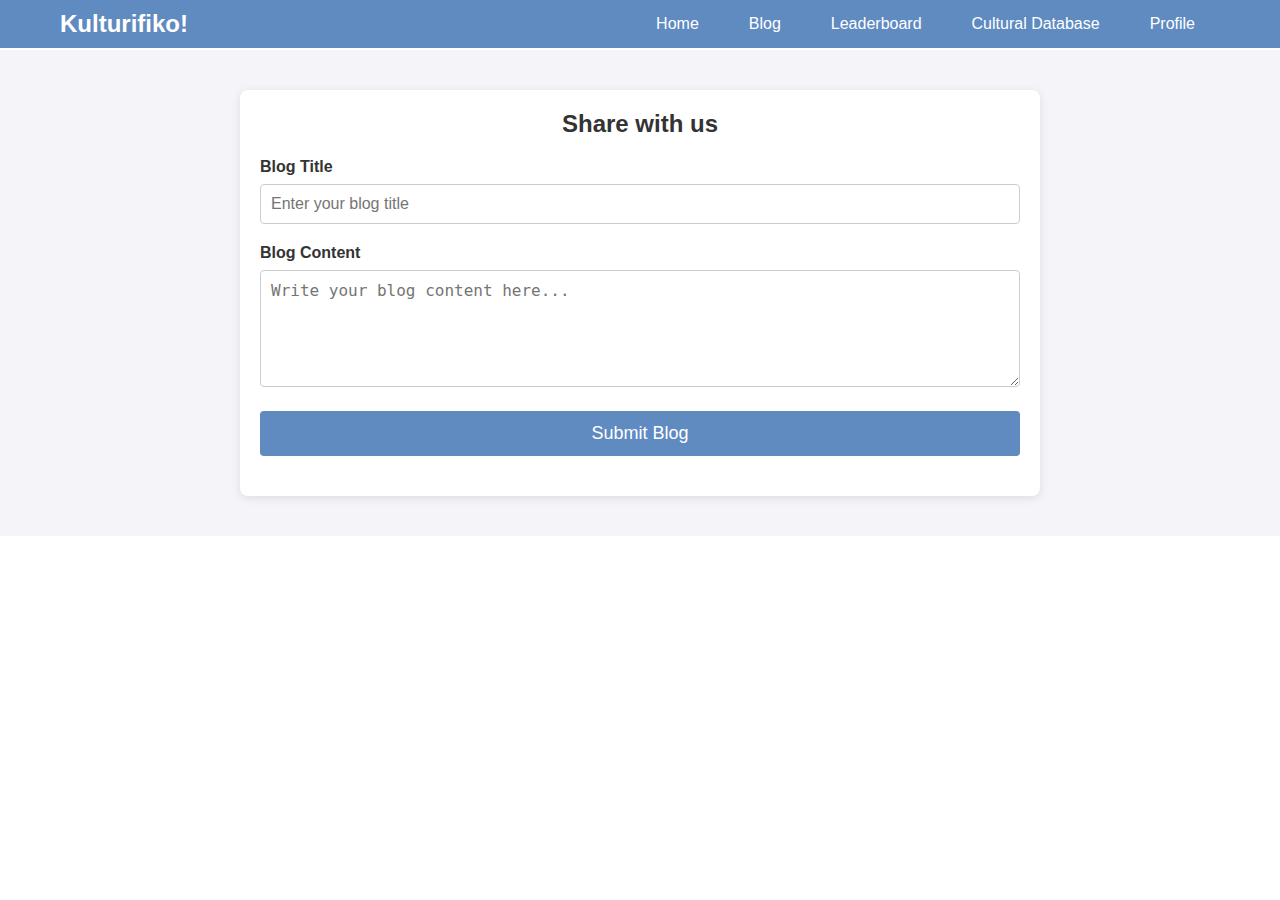
<file: database/blog.html>
<!DOCTYPE html>
<html lang="en">
<head>
    <meta charset="UTF-8">
    <meta name="viewport" content="width=device-width, initial-scale=1.0">
    <title>Kulturifiko</title>
    <style>
        *{
            margin: 0;
            padding: 0;
            box-sizing: border-box;
        }

        body {
        font-family: Arial, sans-serif;
        }

        .navbar {
        background-color: #608BC1;
        padding: 10px 0;
        position: fixed;
        width: 100%;
        top: 0;
        z-index: 1000;
        }

        .navbar-container {
        display: flex;
        justify-content: space-between;
        align-items: center;
        max-width: 1200px;
        margin: 0 auto;
        padding: 0 20px;
        }

        .logo {
        color: #fff;
        font-size: 24px;
        text-decoration: none;
        font-weight: bold;
        }

        .nav-links {
            list-style: none;
            display: flex;
        }

        .nav-links li {
            margin: 0 15px;
        }

        .nav-links li a{
            color: white;
            text-decoration: none;
            font-size: 16px;
            padding: 5px 10px;
            transition: background-color 0.3s;
        }

        .nav-links a:hover {
        background-color: #133E87;
        border-radius: 5px;
        }

        .menu-icon {
        display: none;
        cursor: pointer;
        }

        .menu-icon .bar {
        width: 25px;
        height: 4px;
        background-color: #fff;
        margin: 5px auto;
        transition: all 0.3s;
        }

        @media (max-width: 768px) {
        .nav-links {
        display: none;
        width: 100%;
        text-align: center;
        position: absolute;
        top: 60px;
        left: 0;
        background-color: #333;
        padding: 20px 0;
    }

        .nav-links.active {
        display: block;
    }

        .nav-links li {
        margin: 15px 0;
    }

        .menu-icon {
        display: block;
    }
    }

    .blog-submission {
    background-color: #f4f4f9;
    padding: 40px 20px;
    margin: 50px 0;
}

.container {
    max-width: 800px;
    margin: 0 auto;
    background-color: white;
    padding: 20px;
    border-radius: 8px;
    box-shadow: 0 2px 10px rgba(0, 0, 0, 0.1);
}

h2 {
    text-align: center;
    margin-bottom: 20px;
    color: #333;
}

.input-group {
    margin-bottom: 20px;
}

.input-group label {
    display: block;
    margin-bottom: 8px;
    font-weight: bold;
    color: #333;
}

.input-group input,
.input-group textarea {
    width: 100%;
    padding: 10px;
    border: 1px solid #ccc;
    border-radius: 4px;
    font-size: 16px;
}

.input-group button {
    width: 100%;
    padding: 12px;
    background-color: #608BC1;
    color: white;
    border: none;
    border-radius: 4px;
    font-size: 18px;
    cursor: pointer;
    transition: background-color 0.3s;
}

.input-group button:hover {
    background-color: #133E87;
}
</style>
</head>
<body>
    <nav class="navbar">
        <div class="navbar-container">
            <a href="#" class="logo">Kulturifiko!</a>
            <ul class="nav-links">
                <li><a href="#">Home</a></li>
                <li><a href="blog.html">Blog</a></li>
                <li><a href="#">Leaderboard</a></li>
                <li><a href="#">Cultural Database</a></li>
                <li><a href="#">Profile</a></li>
            </ul>
            <div class="menu-icon" id="menu-icon">
            <span class="bar"></span>
            <span class="bar"></span>
            <span class="bar"></span>
            </div>
        </div>
    </nav>

    <section class="blog-submission">
        <div class="container">
            <h2>Share with us</h2>
            <form id="blog-form">
                <div class="input-group">
                    <label for="blog-title">Blog Title</label>
                    <input type="text" id="blog-title" name=" title" placeholder="Enter your blog title" required>
                </div>
                <div class="input-group">
                    <label for="blog-content">Blog Content</label>
                    <textarea name="content" id="blog-content" placeholder="Write your blog content here..." rows="5" required></textarea>
                </div>
                <div class="input-group">
                    <button type="submit">Submit Blog</button>
                </div>
            </form>
        </div>
    </section>
    <script>
        const menuIcon = document.getElementById("menu-icon");
        const navLinks = document.querySelector(".nav-links");

        menuIcon.addEventListener("click", () => {
            navLinks.classList.toggle("active");
        });

        document.getElementById('blog-form').addEventListener('submit', function(event) {
            event.preventDefault();

            const title = document.getElementById('blog-title').value;
            const content = document.getElementById('blog-content').value;

            if (title && content) {
                // Here you would typically send the form data to your server
                console.log('Blog Title:', title);
                console.log('Blog Content:', content);
                alert('Blog submitted successfully!');
                // Reset the form
                this.reset();
            } else {
                alert('Please fill in both the title and content.');
            }
        });
    </script>
</body>
</file>
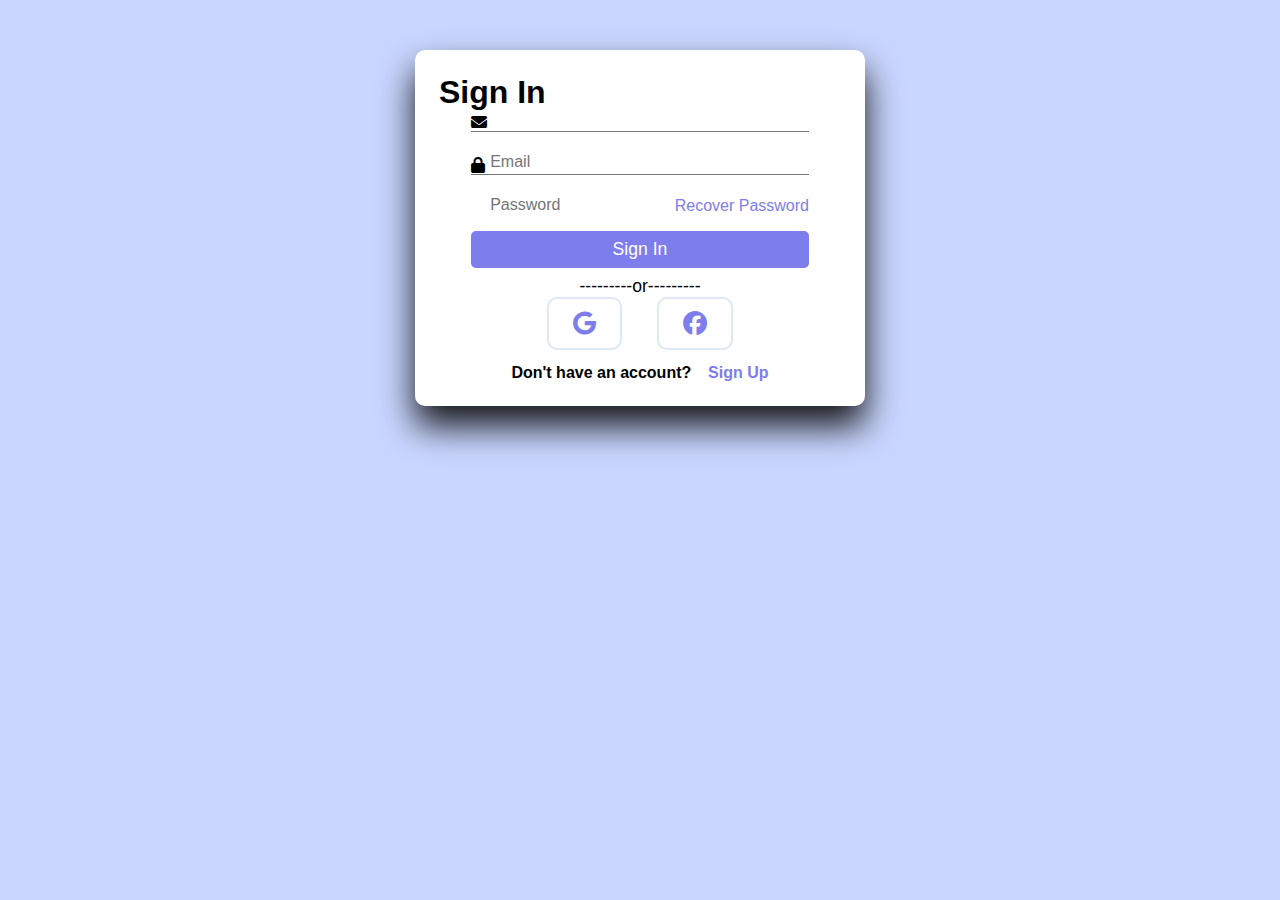
<file: database/login.html>
<!DOCTYPE html>
<html lang="en">
<head>
    <meta charset="UTF-8">
    <meta name="viewport" content="width=device-width, initial-scale=1.0">
    <title>Kulturifiko</title>
    <style>
        *{
            margin: 0;
            padding: 0;
            box-sizing: border-box;
            font-family: "poppins", sans-serif;
        }

        body {
            background-color: #c9d6ff;
        }

        .container{
            background: #fff;
            width: 450px;
            padding: 1.5rem;
            margin: 50px auto;
            border-radius: 10px;
            box-shadow: 0 20px 35px rgba(0,0,1,0.9);
        }

        form {
            margin: 0 2rem;
        }

        .from-title {
            font-size: 1.5rem;
            font-weight: bold;
            text-align: center;
            padding: 1.3rem;
            margin-bottom: 0.4rem;
        }

        input {
            color: inherit;
            width: 100%;
            background-color: transparent;
            border: none;
            border-bottom: 1px solid #757575;
            padding-left: 1.5rem;
            font-size: 15px;
        }

        .input-group {
            padding: 1% 0;
            position: relative;
        }

        .input-group i{
            position: absolute;
            color: black;
        }

        input:focus {
            background-color: transparent;
            outline: transparent;
            border-bottom: 2px solid hsl(327,90%,28%);
        }

        input::placeholder {
            color: transparent;
        }

        label {
            color: #757575;
            position: relative;
            left: 1.2rem;
            top: 1.3rem;
            cursor: auto;
            transition: 0.3s ease all;
        }

        input:focus~label,input:not(:placeholder-shown)~label{
            top: -3em;
            color: hsl(327,90%,28%);
            font-size: 15px;
        }

        .recover {
            text-align: right;
            font-size: 1rem;
            margin-bottom: 1rem;
        }

        .recover a {
            text-decoration: none;
            color: rgb(125,125,235);
        }

        .recover a:hover {
            color: blue;
            text-decoration: underline;
        }

        .btn {
            font-size: 1.1rem;
            padding: 8px 0;
            border-radius: 5px;
            outline: none;
            border: none;
            width: 100%;
            background: rgb(125,125,235);
            color: white;
            cursor: pointer;
            transition: 0.9s;
        }

        .btn:hover {
            background: #07001f;
        }

        .or{
            font-size: 1.1rem;
            margin-top: 0.5rem;
            text-align: center;
        }

        .icons {
            text-align: center;
        }

        .icons i {
            color: rgb(125,125,235);
            padding: 0.8rem 1.5rem;
            border-radius: 10px;
            font-size: 1.5rem;
            cursor: pointer;
            border: 2px solid #dfe9f5;
            margin: 0 15px;
            transition: 1s;
        }

        .icons i:hover {
            background: #07001f;
            font-size: 1.6rem;
            border: 2px solid rgb(125,125,235);
        }

        .links {
            display: flex;
            justify-content: space-around;
            padding: 0 4rem;
            margin-top: 0.9rem;
            font-weight: bold;
        }

        button {
            color: rgb(125,125,235);
            border: none;
            background-color: transparent;
            font-size: 1rem;
            font-weight: bold;
        }

        button:hover {
            text-decoration: underline;
            color: blue;
        }
    </style>
    <link rel="stylesheet" href="https://cdnjs.cloudflare.com/ajax/libs/font-awesome/6.7.1/css/all.min.css">
</head>
<body>
    <div class="container" id="signUp" style="display: none;">
    <h1 class="froem-title">Register</h1>
    <form method="post" action="">
         <div class="input-group">
            <i class="fas fa-user"></i>
            <input type="text" name="fName" id="fName" placeholder="First Name" required>
            <label for="fName">First Name</label>
         </div>
         <div class="input-group">
            <i class="fas fa-user"></i>
            <input type="text" name="lName" id="lName" placeholder="Last Name" required>
            <label for="lName">Last Name</label>
         </div>
         <div class="input-group">
            <i class="fas fa-envelope"></i>
            <input type="email" name="email" id="email" placeholder="Email" required>
            <label for="email">Email</label>
         </div>
         <div class="input-group">
            <i class="fas fa-lock"></i>
            <input type="password" id="password" placeholder="Password" required>
            <label for="password">Password</label>
         </div>
         <input type="submit" class="btn" value="Sign Up" name="signup">
    </form>
    <div>
    <p class="or">
        ---------or--------
    </p>
        <div class="icons">
            <i class="fab fa-google"></i>
            <i class="fab fa-facebook"></i>
        </div>
        <div class="links">
            <p>Already have an account?</p>
            <button id="signInButton">Sign In</button>
        </div>
    </div>
    </div>
    

    <div class="container" id="signIn" >
    <h1 class="froem-title">Sign In</h1>
    <form method="post" action="">
         <div class="input-group">
            <i class="fas fa-envelope"></i>
            <input type="email" name="email" id="email" placeholder="Email" required>
            <label for="email">Email</label>
         </div>
         <div class="input-group">
            <i class="fas fa-lock"></i>
            <input type="password" id="password" placeholder="Password" required>
            <label for="password">Password</label>
         </div>
         <p class="recover">
            <a href="#">Recover Password</a>
         </p>
         <input type="submit" class="btn" value="Sign In" name="signIn">
    </form>
    <div>
    <p class="or">
        ---------or---------
    </p>
        <div class="icons">
            <i class="fab fa-google"></i>
            <i class="fab fa-facebook"></i>
        </div>
        <div class="links">
            <p>Don't have an account?</p>
            <button id="signUpButton">Sign Up</button>
        </div>
    </div>
    </div>

    <script src="script.js"></script>
</body>
</html>
</file>
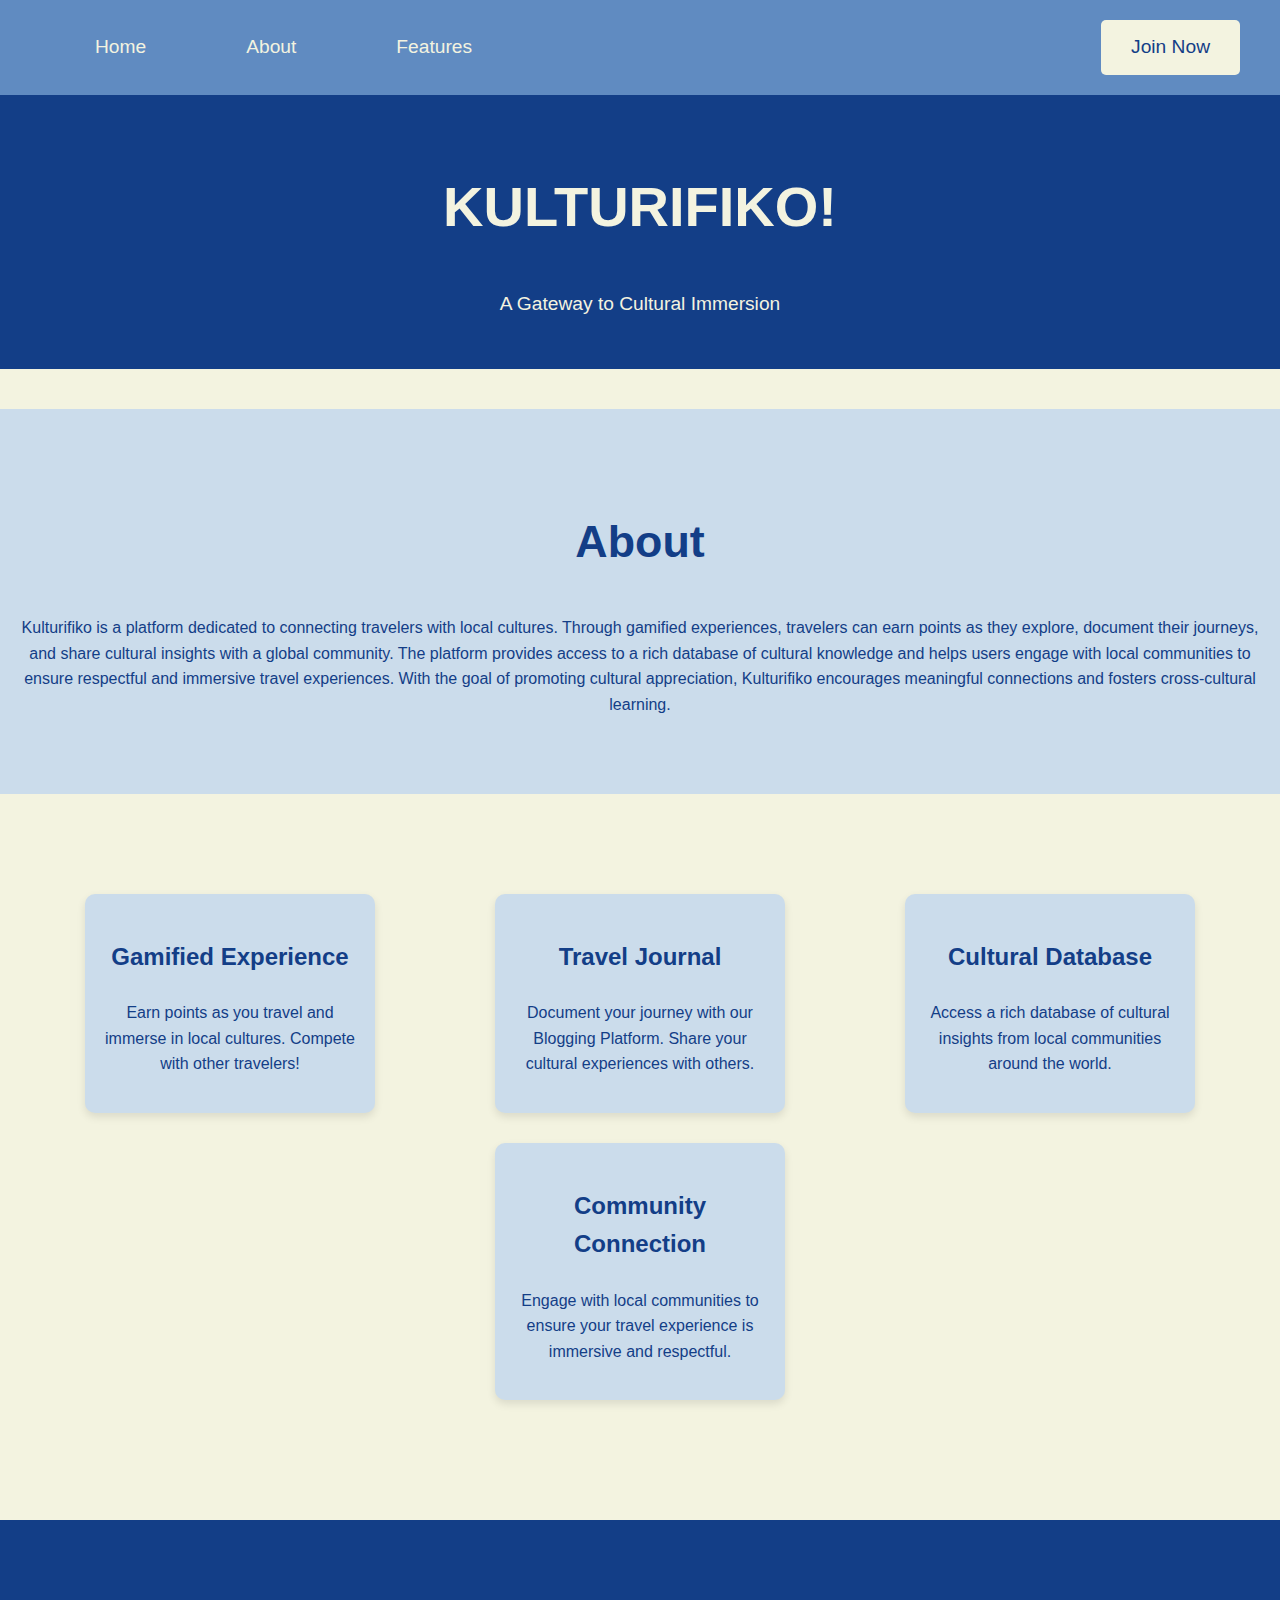
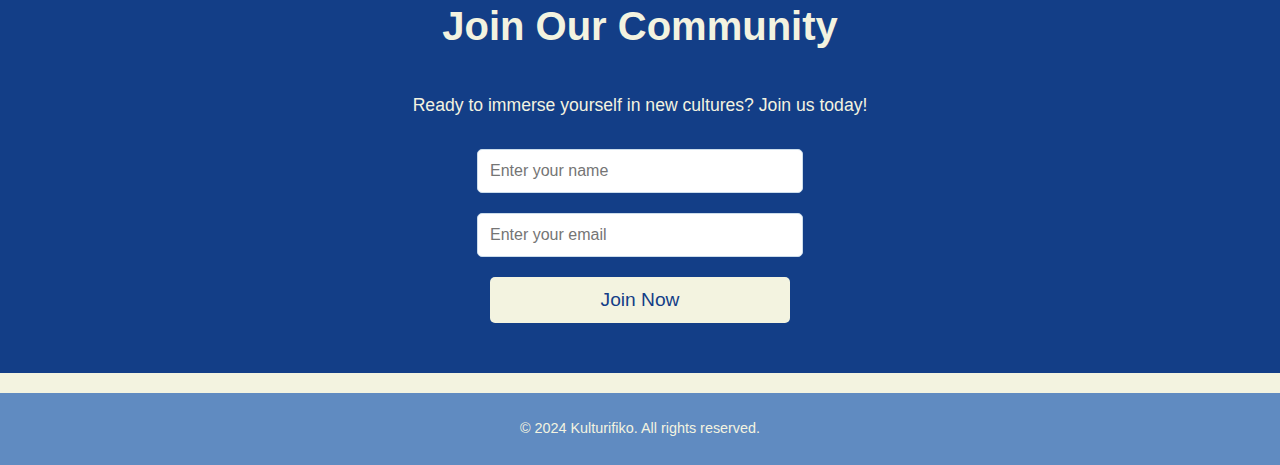
<file: kathleen/kath.html>
<!DOCTYPE html>
<html lang="en">
<head>
    <meta charset="UTF-8">
    <meta name="viewport" content="width=device-width, initial-scale=1.0">
    <title>Kulturifiko</title>
    <style>
        body {
            margin: 0;
            padding: 0;
            font-family: 'Montserrat', sans-serif;
            color: #133E87;
            background-color: #F3F3E0;
            line-height: 1.6;
            scroll-behavior: smooth; 
        }

        nav {
            background-color: #608BC1; 
            position: sticky;
            top: 0;
            z-index: 100;
            display: flex;
            justify-content: space-between;
            align-items: center;
            padding: 20px 40px;
        }
        nav .nav-links {
            display: flex;
            justify-content: flex-start;
            align-items: center;
        }
        nav .nav-links a {
            text-decoration: none;
            color: #F3F3E0;
            font-size: 1.2rem;
            margin: 0 25px;
            padding: 10px 20px;
            border-radius: 5px;
            transition: all 0.3s ease-in-out;
            display: flex;
            align-items: center;
        }
        nav .nav-links a:hover {
            background-color: #133E87;
            color: #F3F3E0;
        }
        nav .nav-links a.active {
            background-color: #133E87;
            color: #F3F3E0;
        }
        nav .nav-links a i {
            margin-right: 10px;
        }

        .cta-btn {
            background-color: #F3F3E0;
            color: #133E87;
            padding: 12px 30px;
            border-radius: 5px;
            text-decoration: none;
            font-size: 1.2rem;
            transition: background-color 0.3s;
        }
        .cta-btn:hover {
            background-color: #608BC1;
            color: #F3F3E0;
        }

        header {
            text-align: center;
            padding: 30px 15px;
            background-color: #133E87;
            color: #F3F3E0;
        }
        header h1 {
            font-size: 3.5rem;
            animation: colorChange 2s infinite alternate;
        }
        header p {
            font-size: 1.2rem;
            margin-top: 10px;
        }

        #about {
            padding: 60px 20px;
            background-color: #CBDCEB;
            text-align: center;
            margin-top: 40px;
        }
        #about h2 {
            font-size: 2.8rem;
            color: #133E87;
        }

        main {
            padding: 30px 20px;
        }

        #features {
            display: flex;
            justify-content: space-around;
            flex-wrap: wrap;
            gap: 30px;
            padding: 30px 20px;
            margin-top: 40px;
        }
        .feature-card {
            background-color: #CBDCEB;
            border-radius: 10px;
            padding: 20px;
            text-align: center;
            width: 250px;
            box-shadow: 0 4px 8px rgba(0, 0, 0, 0.1);
            transition: transform 0.3s ease-in-out;
            position: relative;
        }
        .feature-card:hover {
            transform: scale(1.05);
        }
        .feature-card i {
            font-size: 2.5rem;
            color: #133E87;
            margin-bottom: 15px;
        }
        .feature-card h3 {
            color: #133E87;
            font-size: 1.5rem;
        }
        .feature-card p {
            color: #133E87;
            font-weight: 300;
            font-size: 1rem;
            margin-top: 10px;
        }

        footer {
            text-align: center;
            padding: 10px;
            background-color: #608BC1;
            color: #F3F3E0;
            font-size: 0.9rem;
            margin-top: 20px;
        }

        #join-section {
            background-color: #133E87;
            color: #F3F3E0;
            padding: 40px 20px;
            text-align: center;
            margin-top: 60px;
        }
        #join-section h2 {
            font-size: 2.5rem;
        }
        #join-section p {
            font-size: 1.1rem;
            margin-top: 15px;
        }
        #join-section form {
            display: flex;
            flex-direction: column;
            align-items: center;
            margin-top: 20px;
        }
        #join-section input {
            padding: 12px;
            margin: 10px;
            width: 300px;
            border-radius: 5px;
            border: 1px solid #CBDCEB;
            font-size: 1rem;
        }
        #join-section input[type="submit"] {
            background-color: #F3F3E0;
            color: #133E87;
            cursor: pointer;
            font-size: 1.2rem;
            border: none;
            transition: background-color 0.3s;
        }
        #join-section input[type="submit"]:hover {
            background-color: #608BC1;
            color: #F3F3E0;
        }

        @keyframes colorChange {
            0% {
                color: #F3F3E0;
            }
            100% {
                color: #608BC1;
            }
        }
    </style>
</head>
<body>
    <nav>
        <div class="nav-links">
            <a href="#home" class="nav-link"><i class="fa fa-home"></i>Home</a>
            <a href="#about" class="nav-link"><i class="fa fa-info-circle"></i>About</a>
            <a href="#features" class="nav-link"><i class="fa fa-cogs"></i>Features</a>
        </div>
        <a href="#join-section" class="cta-btn">Join Now</a>
    </nav>

    <header id="home">
        <h1>KULTURIFIKO!</h1>
        <p>A Gateway to Cultural Immersion</p>
    </header>

    <section id="about">
        <h2>About</h2>
        <p>
            Kulturifiko is a platform dedicated to connecting travelers with local cultures. Through gamified experiences, travelers can earn points as they explore, document their journeys, and share cultural insights with a global community. The platform provides access to a rich database of cultural knowledge and helps users engage with local communities to ensure respectful and immersive travel experiences. 
            With the goal of promoting cultural appreciation, Kulturifiko encourages meaningful connections and fosters cross-cultural learning.
        </p>
    </section>

    <main>
        <section id="features">
            <div class="feature-card">
                <i class="fa fa-trophy"></i>
                <h3>Gamified Experience</h3>
                <p>Earn points as you travel and immerse in local cultures. Compete with other travelers!</p>
            </div>
            <div class="feature-card">
                <i class="fa fa-pen"></i>
                <h3>Travel Journal</h3>
                <p>Document your journey with our Blogging Platform. Share your cultural experiences with others.</p>
            </div>
            <div class="feature-card">
                <i class="fa fa-database"></i>
                <h3>Cultural Database</h3>
                <p>Access a rich database of cultural insights from local communities around the world.</p>
            </div>
            <div class="feature-card">
                <i class="fa fa-users"></i>
                <h3>Community Connection</h3>
                <p>Engage with local communities to ensure your travel experience is immersive and respectful.</p>
            </div>
        </section>
    </main>

    <section id="join-section">
        <h2>Join Our Community</h2>
        <p>Ready to immerse yourself in new cultures? Join us today!</p>
        <form>
            <input type="text" placeholder="Enter your name" required>
            <input type="email" placeholder="Enter your email" required>
            <input type="submit" value="Join Now">
        </form>
    </section>

    <footer>
        <p>© 2024 Kulturifiko. All rights reserved.</p>
    </footer>

    <script>
        document.querySelector('.cta-btn').addEventListener('click', function(e) {
            e.preventDefault();
            document.querySelector('#join-section').scrollIntoView({
                behavior: 'smooth'
            });
        });
    </script>
</body>
</html>
</file>
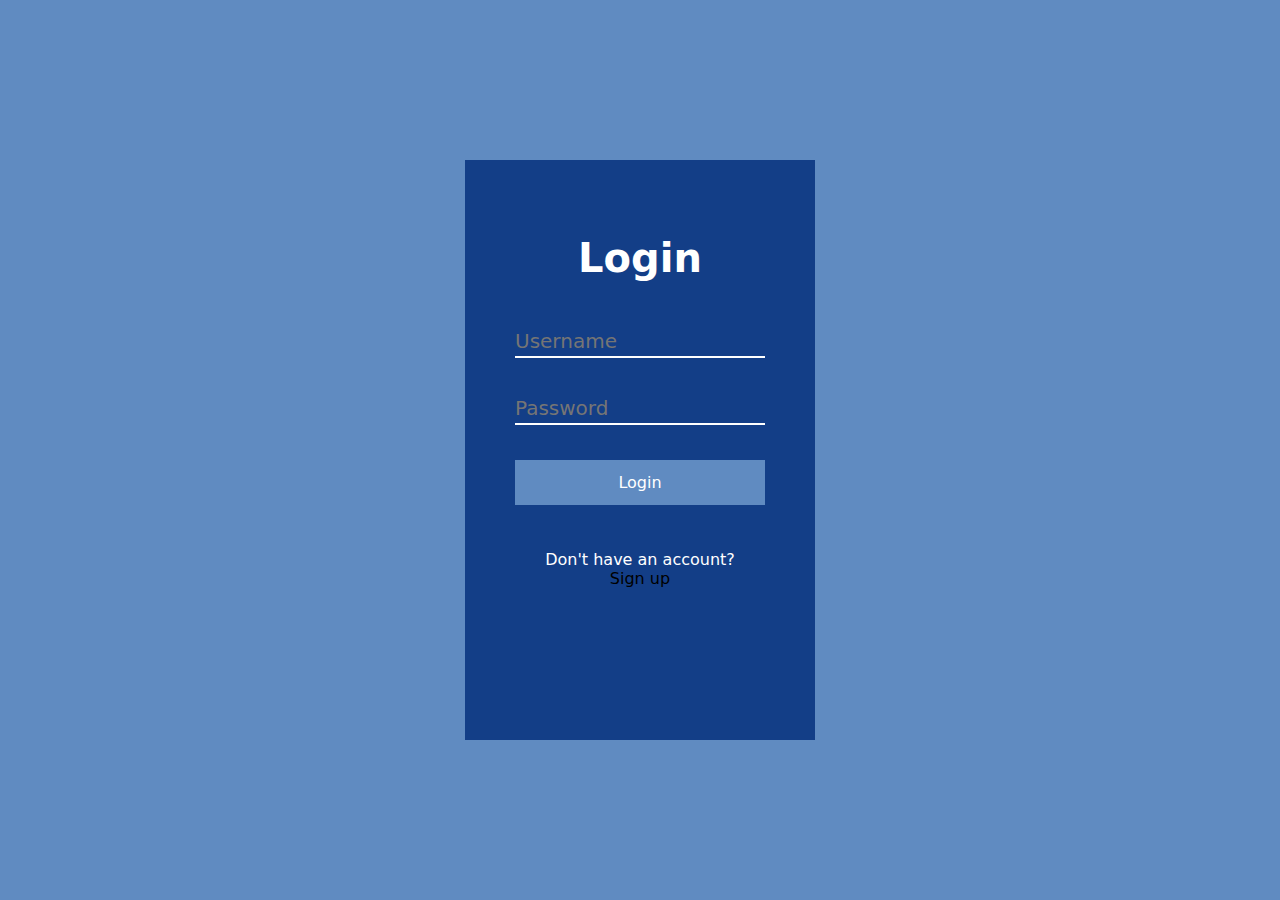
<file: Try/login.html>
<!DOCTYPE html>
<html lang="en">
<head>
    <meta charset="UTF-8">
    <meta name="viewport" content="width=device-width, initial-scale=1.0">
    <title>Kulturifiko</title>
    <style>
        *{
            font-family: system-ui, -apple-system, BlinkMacSystemFont, 'Segoe UI', Roboto, Oxygen, Ubuntu, Cantarell, 'Open Sans', 'Helvetica Neue', sans-serif;
            margin: 0;
            padding: 0;
            text-decoration: none;
            box-sizing: border-box;
        }

        body {
            min-height: 100vh;
            background: #608BC1;
        }

        form{
            background: #133E87;
            width: 350px;
            height: 580px;
            padding: 75px 50px;
            position: absolute;
            left: 50%;
            top: 50%;
            transform: translate(-50%, -50%);
        }

        h1 {
            text-align: center;
            margin-bottom: 45px;
            color: white;
            font-size: 40px;
        }

        .textbox {
            border-bottom: 2px solid white;
            position: relative;
            margin: 35px 0;
        }

        .textbox input{
            background: none;
            border: none;
            outline: none;
            width: 100%;
            color: white;
            height: 30px;
            font-size: 20px;
        }

        .loginbtn{
            height: 45px;
            width: 100%;
            border: none;
            outline: none;
            background: #608BC1;
            background-size: 200%;
            color: white;
            font-size: 16px;
        }

        .loginbtn:hover {
            background-position: right;
            font-size: 17px;
        }

        .signup {
            color: white;
            margin-top: 45px;
            text-align: center;
        }

        .signup a{
            color: black;

        }
    </style>
</head>
<body>
    <form>
        <h1>Login</h1>
        <div class="textbox">
            <input type="text" placeholder="Username">
        </div>
        <div class="textbox">
            <input type="text" placeholder="Password">
        </div>
        <input type="submit" value="Login" class="loginbtn">
        <div class="signup">
            Don't have an account?
            </br>
            <a href="#">Sign up</a>
        </div>
    </form>
</body>
</html>
</file>
